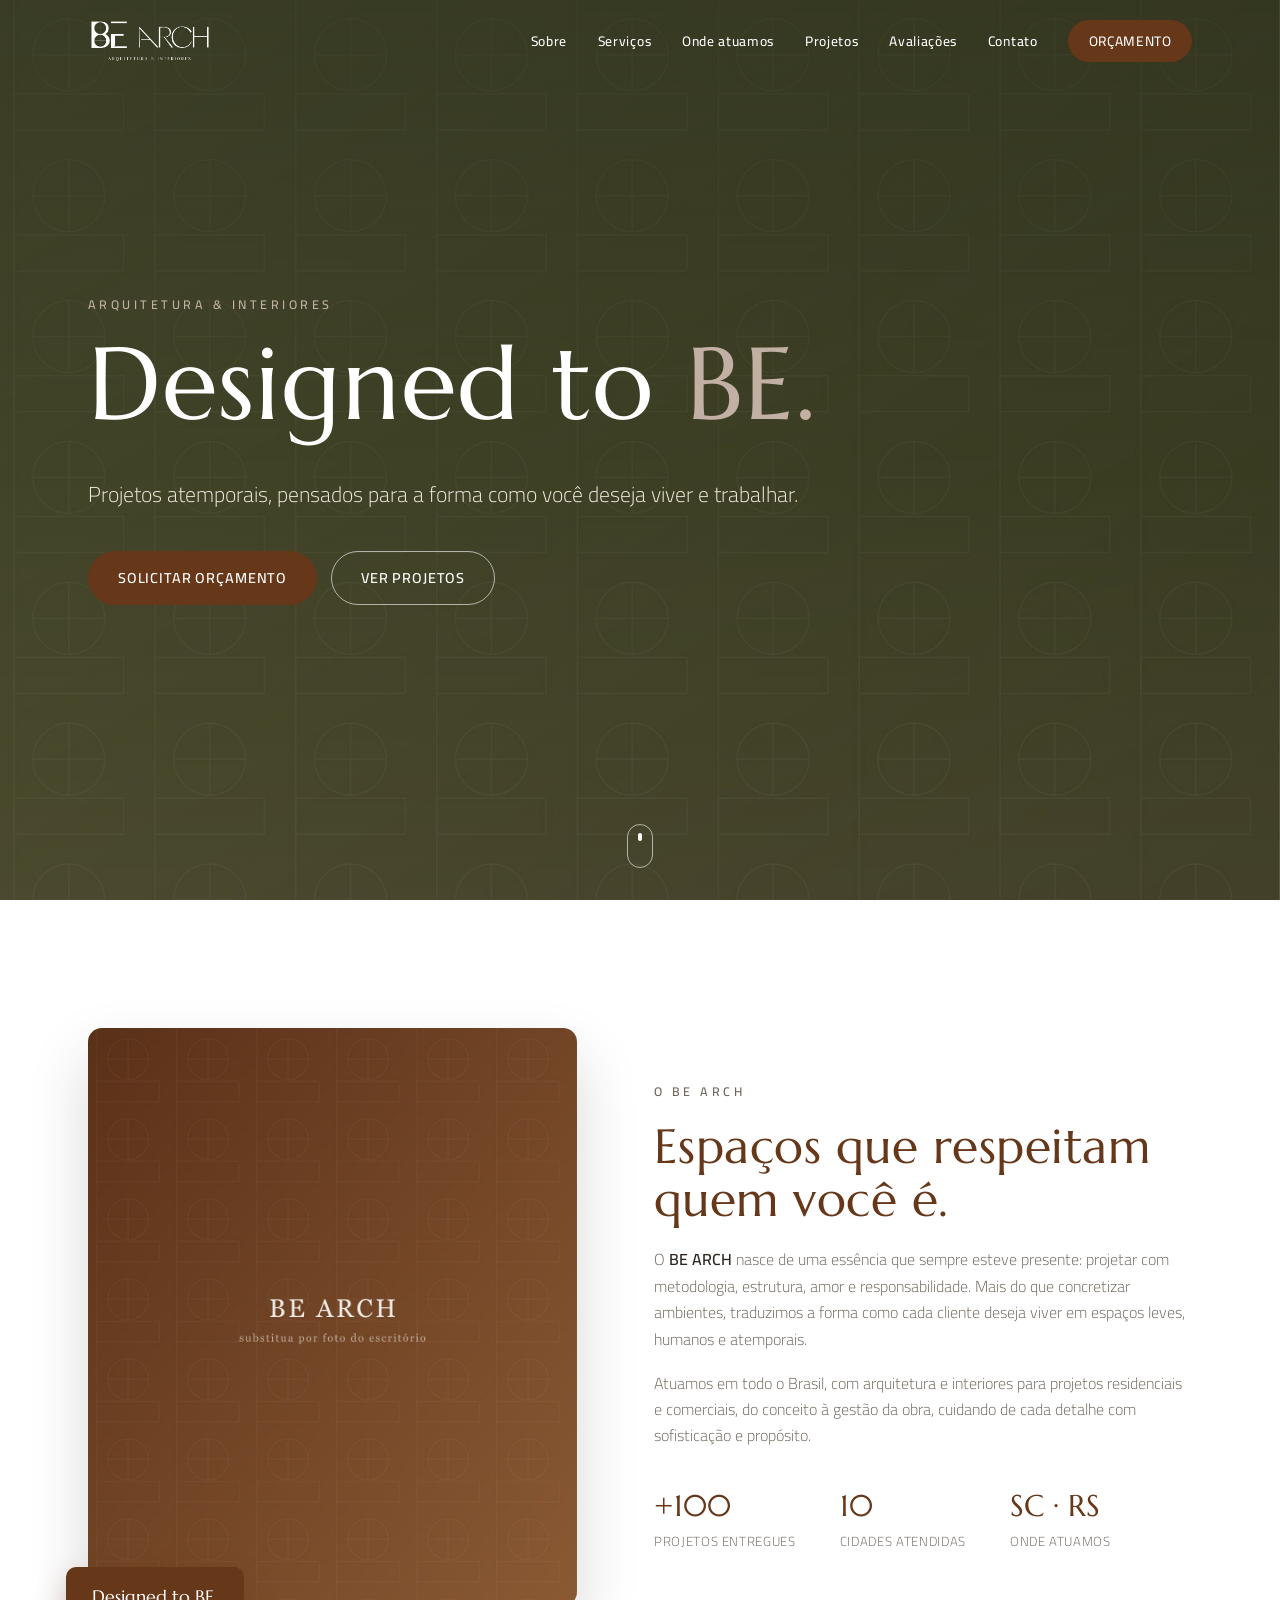
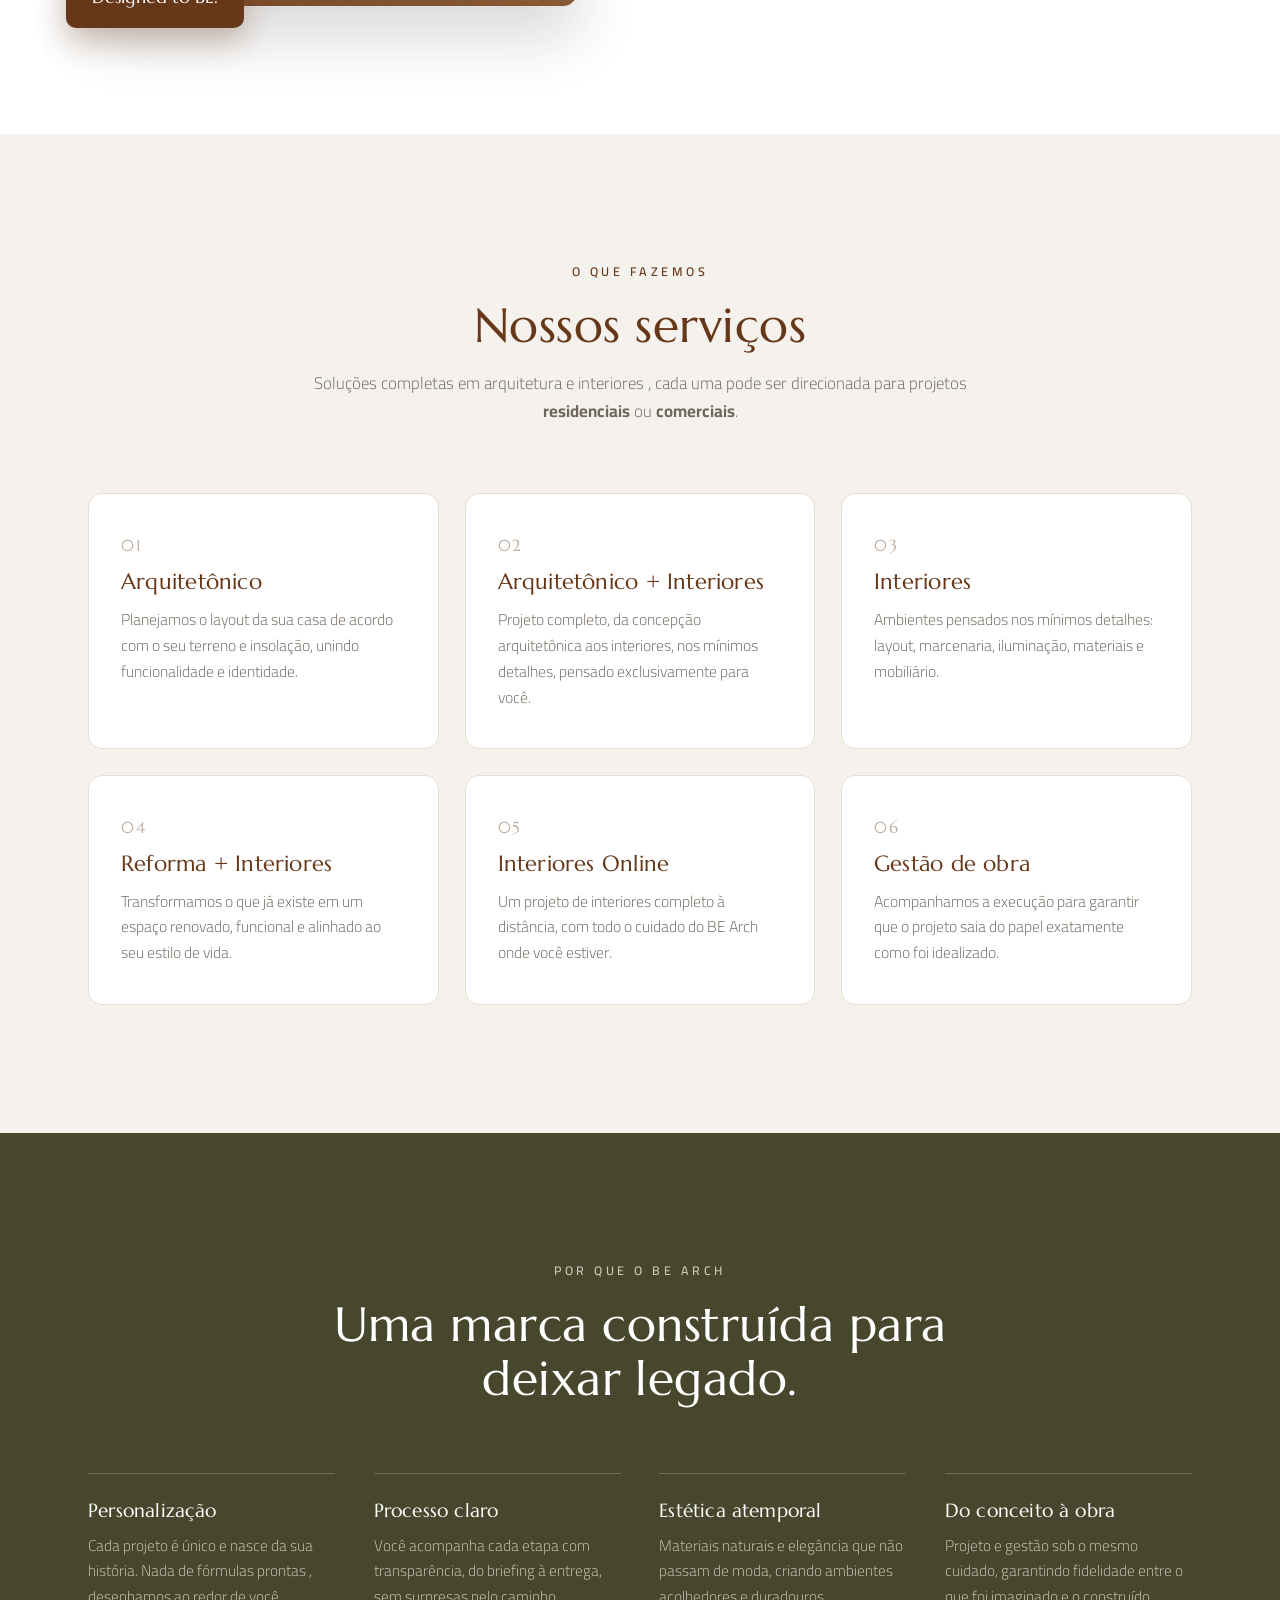
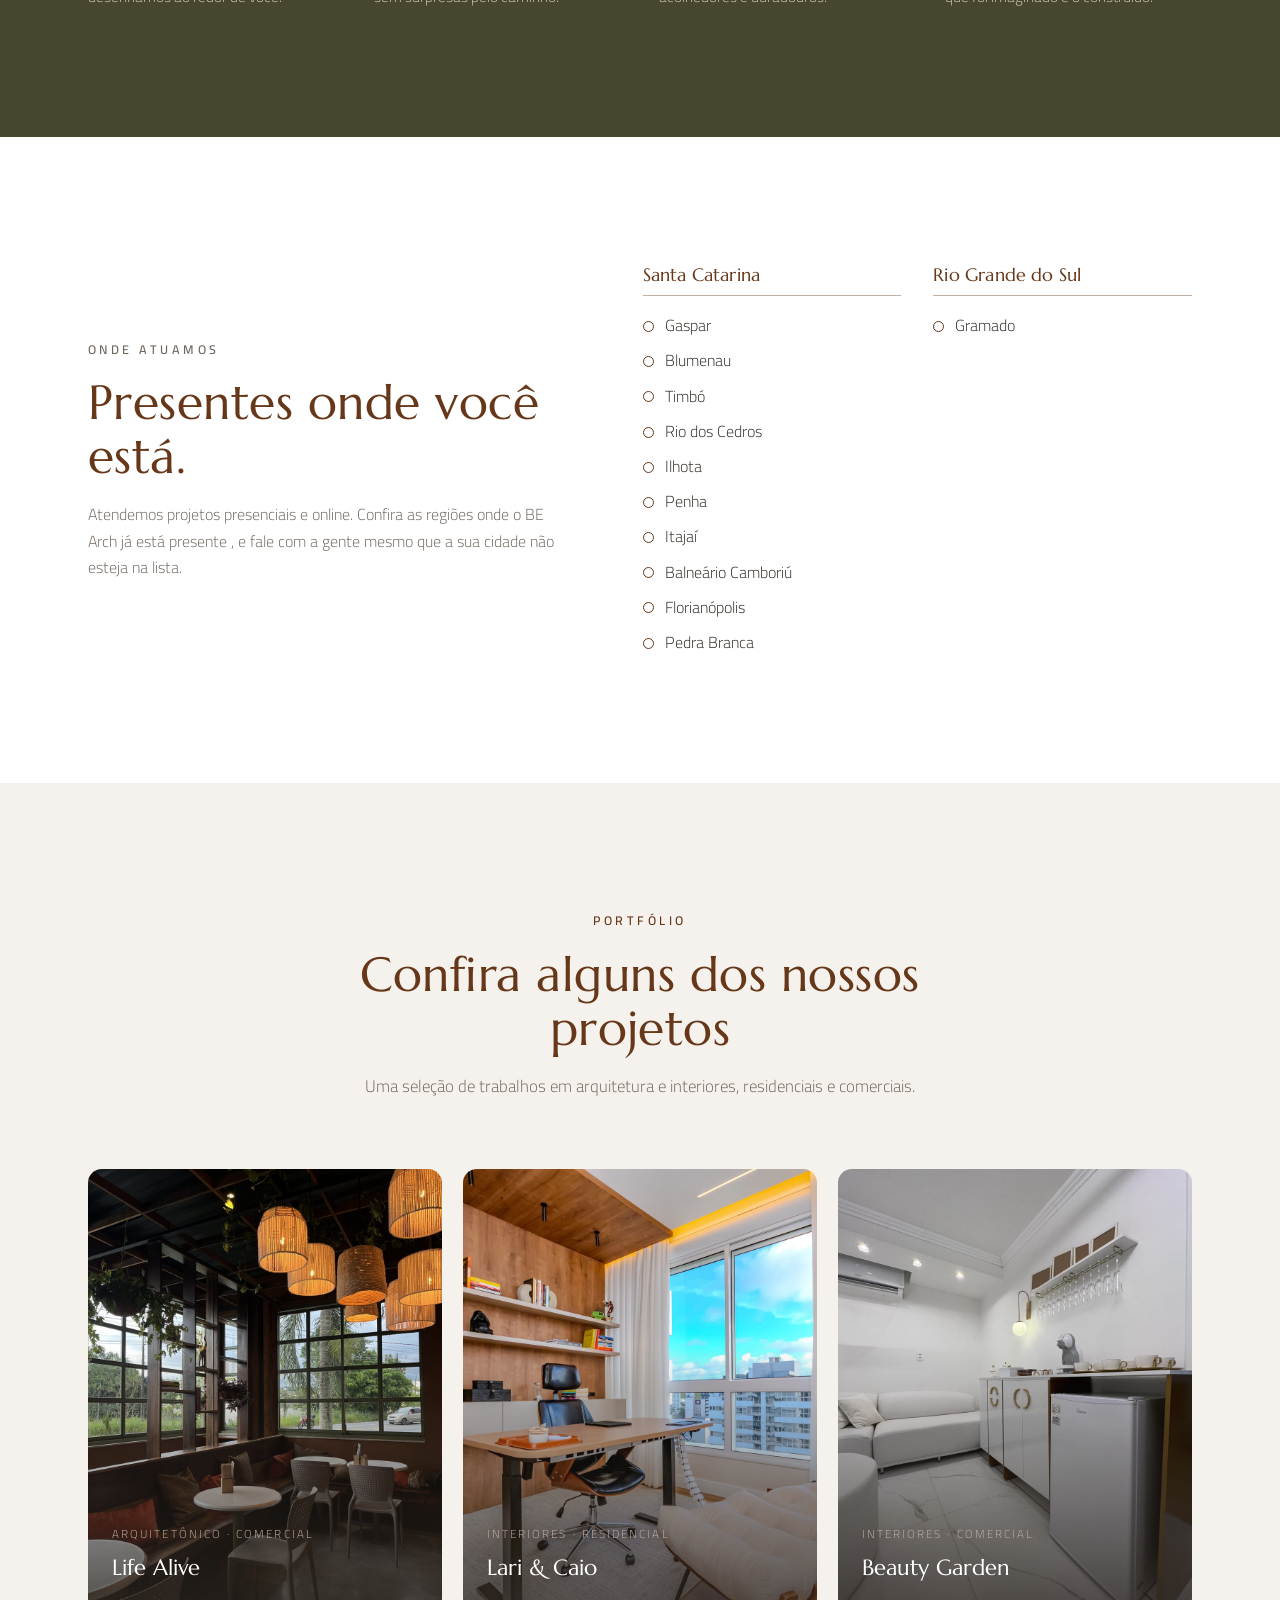
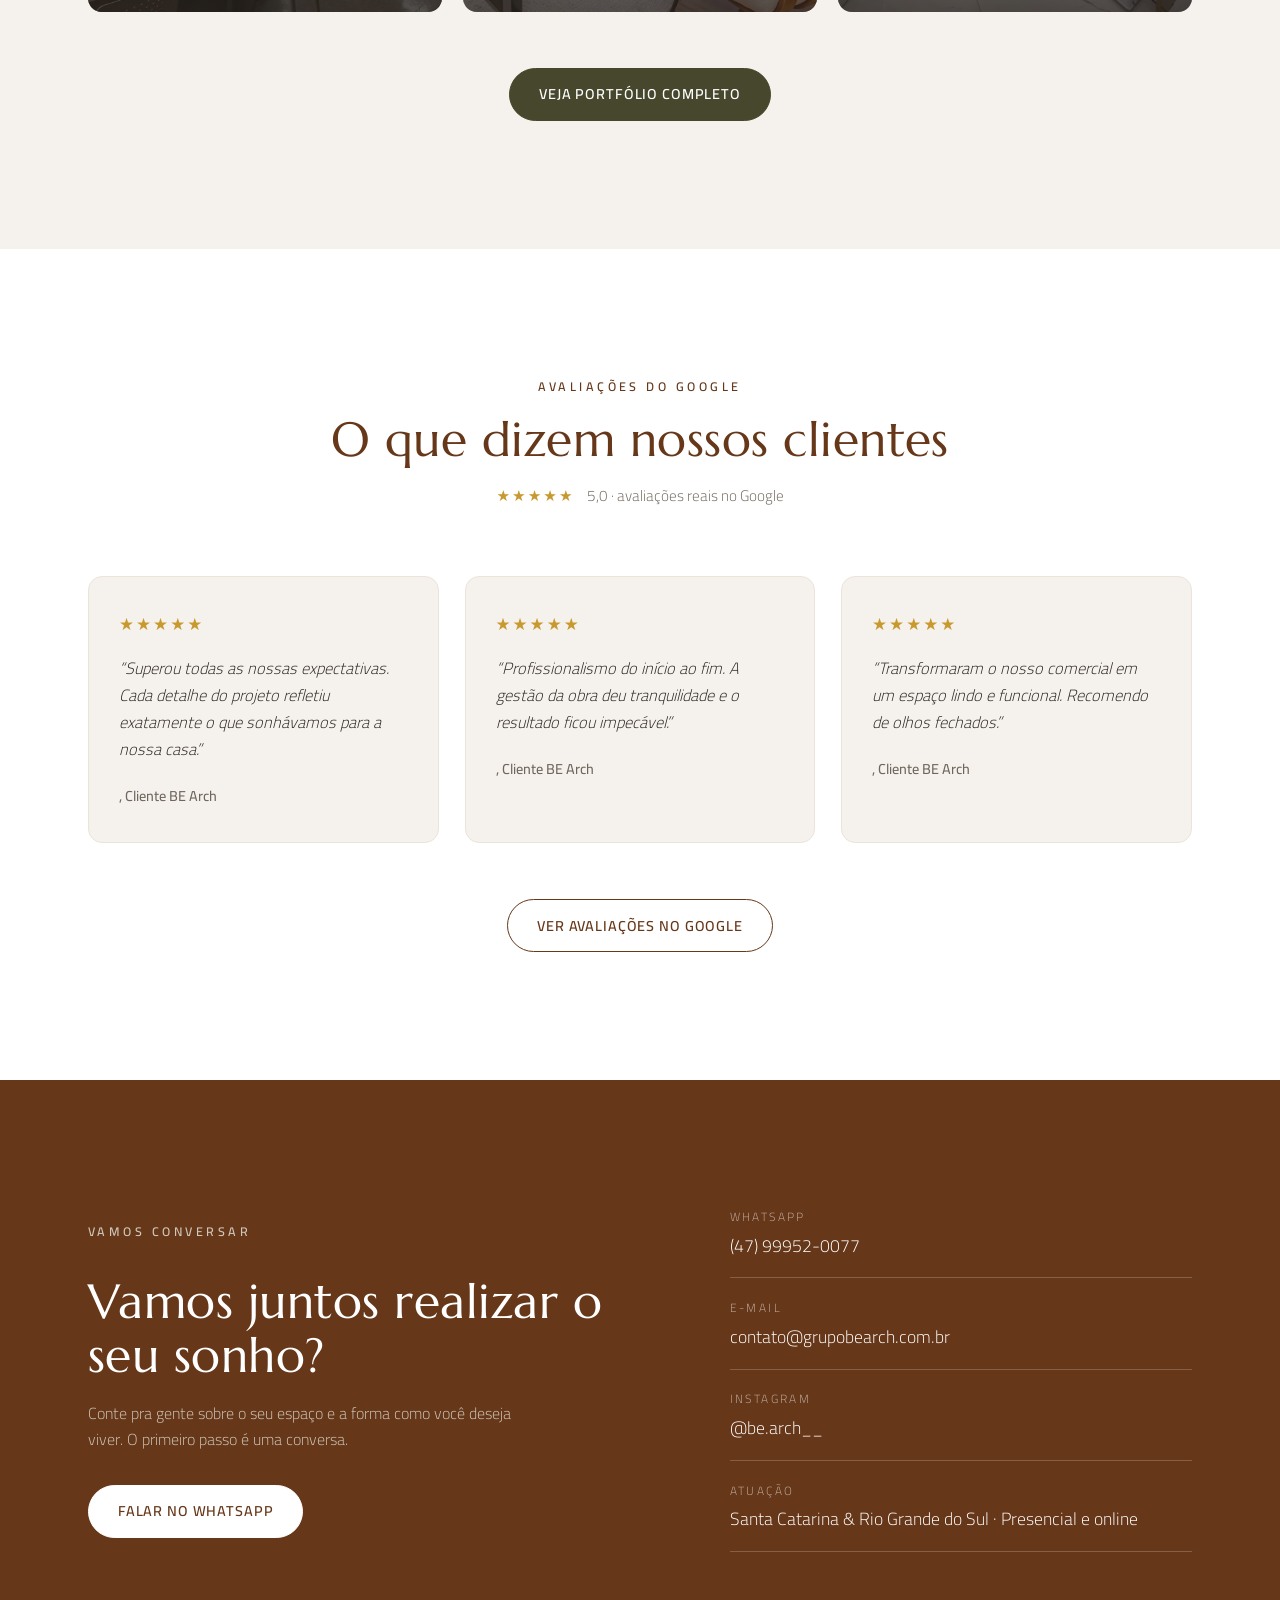
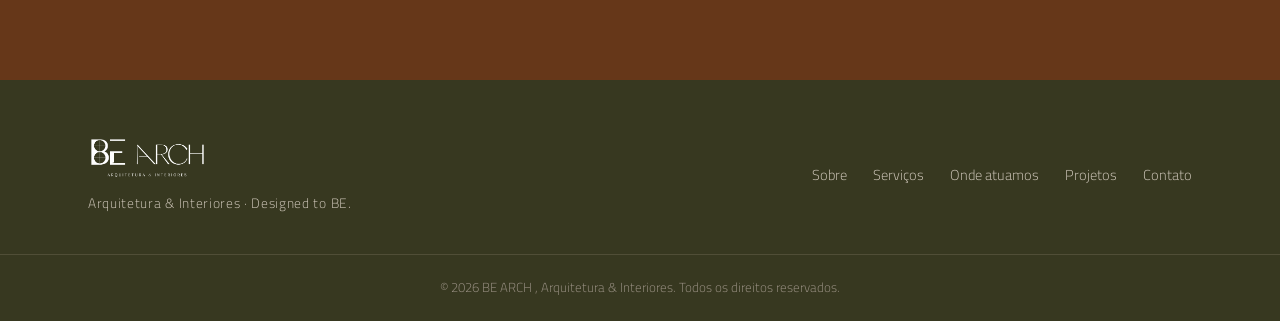
<file: index.html>
<!DOCTYPE html>
<html lang="pt-BR">
<head>
<meta charset="UTF-8" />
<meta name="viewport" content="width=device-width, initial-scale=1.0" />
<title>BE ARCH , Arquitetura & Interiores</title>
<meta name="description" content="BE ARCH , Arquitetura e interiores atemporais em Santa Catarina e Rio Grande do Sul. Projetos residenciais e comerciais pensados para a forma como você deseja viver." />

<!-- Open Graph -->
<meta property="og:title" content="BE ARCH , Arquitetura & Interiores" />
<meta property="og:description" content="Arquitetura e interiores atemporais. Designed to BE." />
<meta property="og:type" content="website" />
<meta property="og:image" content="assets/img/hero.jpg" />

<!-- Favicons -->
<link rel="icon" type="image/png" sizes="32x32" href="assets/favicon-32.png" />
<link rel="icon" type="image/png" sizes="16x16" href="assets/favicon-16.png" />
<link rel="apple-touch-icon" href="assets/apple-touch-icon.png" />

<!-- Fonts: Marcellus (display, substituto de Valestra) + Cairo (texto) -->
<link rel="preconnect" href="https://fonts.googleapis.com" />
<link rel="preconnect" href="https://fonts.gstatic.com" crossorigin />
<link href="https://fonts.googleapis.com/css2?family=Cairo:wght@300;400;500;600;700&family=Marcellus&display=swap" rel="stylesheet" />

<link rel="stylesheet" href="styles.css" />
</head>
<body>

<!-- ================= HEADER ================= -->
<header class="site-header" id="header">
  <div class="container header-inner">
    <a href="#hero" class="brand" aria-label="BE ARCH , início">
      <img src="assets/logo-white.png" alt="BE ARCH" class="brand-logo brand-logo--light" />
      <img src="assets/logo-brown.png" alt="BE ARCH" class="brand-logo brand-logo--dark" />
    </a>

    <nav class="nav" id="nav">
      <a href="#sobre">Sobre</a>
      <a href="#servicos">Serviços</a>
      <a href="#atuacao">Onde atuamos</a>
      <a href="#projetos">Projetos</a>
      <a href="#avaliacoes">Avaliações</a>
      <a href="#contato">Contato</a>
      <a href="https://wa.me/5547999520077?text=Ol%C3%A1!%20Gostaria%20de%20solicitar%20um%20or%C3%A7amento." class="btn btn--sm nav-cta" target="_blank" rel="noopener">Orçamento</a>
    </nav>

    <button class="nav-toggle" id="navToggle" aria-label="Abrir menu" aria-expanded="false">
      <span></span><span></span><span></span>
    </button>
  </div>
</header>

<!-- ================= HERO ================= -->
<section class="hero" id="hero">
  <div class="hero-bg" style="background-image:url('assets/img/hero.jpg')"></div>
  <div class="hero-overlay"></div>
  <div class="container hero-content reveal">
    <p class="eyebrow eyebrow--light">Arquitetura &amp; Interiores</p>
    <h1 class="hero-title">Designed to <span>BE.</span></h1>
    <p class="hero-sub">Projetos atemporais, pensados para a forma como você deseja viver e trabalhar.</p>
    <div class="hero-actions">
      <a href="https://wa.me/5547999520077?text=Ol%C3%A1!%20Gostaria%20de%20solicitar%20um%20or%C3%A7amento." class="btn" target="_blank" rel="noopener">Solicitar orçamento</a>
      <a href="#projetos" class="btn btn--ghost">Ver projetos</a>
    </div>
  </div>
  <a href="#sobre" class="hero-scroll" aria-label="Rolar para baixo"><span></span></a>
</section>

<!-- ================= SOBRE ================= -->
<section class="sobre section" id="sobre">
  <div class="container sobre-grid">
    <div class="sobre-media reveal">
      <img src="assets/img/sobre.jpg" alt="Escritório BE Arch" />
      <div class="sobre-badge">Designed to BE.</div>
    </div>
    <div class="sobre-text reveal">
      <p class="eyebrow">O Be Arch</p>
      <h2>Espaços que respeitam quem você é.</h2>
      <p>O <strong>BE ARCH</strong> nasce de uma essência que sempre esteve presente: projetar
        com metodologia, estrutura, amor e responsabilidade. Mais do que concretizar ambientes,
        traduzimos a forma como cada cliente deseja viver em espaços leves, humanos e atemporais.</p>
      <p>Atuamos em todo o Brasil, com arquitetura e interiores para projetos residenciais e
        comerciais, do conceito à gestão da obra, cuidando de cada detalhe com sofisticação e propósito.</p>
      <ul class="sobre-stats">
        <li><strong>+100</strong><span>projetos entregues</span></li>
        <li><strong>10</strong><span>cidades atendidas</span></li>
        <li><strong>SC · RS</strong><span>onde atuamos</span></li>
      </ul>
    </div>
  </div>
</section>

<!-- ================= SERVIÇOS ================= -->
<section class="servicos section section--soft" id="servicos">
  <div class="container">
    <div class="section-head reveal">
      <p class="eyebrow">O que fazemos</p>
      <h2>Nossos serviços</h2>
      <p class="section-lead">Soluções completas em arquitetura e interiores , cada uma pode ser
        direcionada para projetos <strong>residenciais</strong> ou <strong>comerciais</strong>.</p>
    </div>

    <div class="cards">
      <article class="card reveal">
        <span class="card-num">01</span>
        <h3>Arquitetônico</h3>
        <p>Planejamos o layout da sua casa de acordo com o seu terreno e insolação, unindo funcionalidade e identidade.</p>
      </article>
      <article class="card reveal">
        <span class="card-num">02</span>
        <h3>Arquitetônico + Interiores</h3>
        <p>Projeto completo, da concepção arquitetônica aos interiores, nos mínimos detalhes, pensado exclusivamente para você.</p>
      </article>
      <article class="card reveal">
        <span class="card-num">03</span>
        <h3>Interiores</h3>
        <p>Ambientes pensados nos mínimos detalhes: layout, marcenaria, iluminação, materiais e mobiliário.</p>
      </article>
      <article class="card reveal">
        <span class="card-num">04</span>
        <h3>Reforma + Interiores</h3>
        <p>Transformamos o que já existe em um espaço renovado, funcional e alinhado ao seu estilo de vida.</p>
      </article>
      <article class="card reveal">
        <span class="card-num">05</span>
        <h3>Interiores Online</h3>
        <p>Um projeto de interiores completo à distância, com todo o cuidado do BE Arch onde você estiver.</p>
      </article>
      <article class="card reveal">
        <span class="card-num">06</span>
        <h3>Gestão de obra</h3>
        <p>Acompanhamos a execução para garantir que o projeto saia do papel exatamente como foi idealizado.</p>
      </article>
    </div>
  </div>
</section>

<!-- ================= DIFERENCIAIS ================= -->
<section class="diferenciais section section--dark" id="diferenciais">
  <div class="container">
    <div class="section-head reveal">
      <p class="eyebrow eyebrow--light">Por que o BE Arch</p>
      <h2>Uma marca construída para deixar legado.</h2>
    </div>
    <div class="dif-grid">
      <div class="dif reveal">
        <h3>Personalização</h3>
        <p>Cada projeto é único e nasce da sua história. Nada de fórmulas prontas , desenhamos ao redor de você.</p>
      </div>
      <div class="dif reveal">
        <h3>Processo claro</h3>
        <p>Você acompanha cada etapa com transparência, do briefing à entrega, sem surpresas pelo caminho.</p>
      </div>
      <div class="dif reveal">
        <h3>Estética atemporal</h3>
        <p>Materiais naturais e elegância que não passam de moda, criando ambientes acolhedores e duradouros.</p>
      </div>
      <div class="dif reveal">
        <h3>Do conceito à obra</h3>
        <p>Projeto e gestão sob o mesmo cuidado, garantindo fidelidade entre o que foi imaginado e o construído.</p>
      </div>
    </div>
  </div>
</section>

<!-- ================= ONDE ATUAMOS ================= -->
<section class="atuacao section" id="atuacao">
  <div class="container atuacao-grid">
    <div class="atuacao-text reveal">
      <p class="eyebrow">Onde atuamos</p>
      <h2>Presentes onde você está.</h2>
      <p>Atendemos projetos presenciais e online. Confira as regiões onde o BE Arch já está presente
        , e fale com a gente mesmo que a sua cidade não esteja na lista.</p>
    </div>
    <div class="atuacao-lists reveal">
      <div class="uf">
        <h3>Santa Catarina</h3>
        <ul class="cities">
          <li>Gaspar</li><li>Blumenau</li><li>Timbó</li><li>Rio dos Cedros</li>
          <li>Ilhota</li><li>Penha</li><li>Itajaí</li><li>Balneário Camboriú</li>
          <li>Florianópolis</li><li>Pedra Branca</li>
        </ul>
      </div>
      <div class="uf">
        <h3>Rio Grande do Sul</h3>
        <ul class="cities">
          <li>Gramado</li>
        </ul>
      </div>
    </div>
  </div>
</section>

<!-- ================= PROJETOS ================= -->
<section class="projetos section section--soft" id="projetos">
  <div class="container">
    <div class="section-head reveal">
      <p class="eyebrow">Portfólio</p>
      <h2>Confira alguns dos nossos projetos</h2>
      <p class="section-lead">Uma seleção de trabalhos em arquitetura e interiores, residenciais e comerciais.</p>
    </div>

    <div class="gallery" id="homeGallery"></div>

    <div class="projetos-cta reveal">
      <a href="/portfolio/" class="btn btn--dark">Veja portfólio completo</a>
    </div>
  </div>
</section>

<!-- ================= AVALIAÇÕES ================= -->
<section class="avaliacoes section" id="avaliacoes">
  <div class="container">
    <div class="section-head reveal">
      <p class="eyebrow">Avaliações do Google</p>
      <h2>O que dizem nossos clientes</h2>
      <div class="google-rating">
        <span class="stars" aria-hidden="true">★★★★★</span>
        <span>5,0 · avaliações reais no Google</span>
      </div>
    </div>
    <div class="reviews">
      <blockquote class="review reveal">
        <span class="stars">★★★★★</span>
        <p>“Superou todas as nossas expectativas. Cada detalhe do projeto refletiu exatamente o que sonhávamos para a nossa casa.”</p>
        <cite>, Cliente BE Arch</cite>
      </blockquote>
      <blockquote class="review reveal">
        <span class="stars">★★★★★</span>
        <p>“Profissionalismo do início ao fim. A gestão da obra deu tranquilidade e o resultado ficou impecável.”</p>
        <cite>, Cliente BE Arch</cite>
      </blockquote>
      <blockquote class="review reveal">
        <span class="stars">★★★★★</span>
        <p>“Transformaram o nosso comercial em um espaço lindo e funcional. Recomendo de olhos fechados.”</p>
        <cite>, Cliente BE Arch</cite>
      </blockquote>
    </div>
    <div class="projetos-cta reveal">
      <a href="https://www.google.com/search?q=BE+Arch+Arquitetura" class="btn btn--ghost btn--ghost-dark" target="_blank" rel="noopener">Ver avaliações no Google</a>
    </div>
  </div>
</section>

<!-- ================= CONTATO ================= -->
<section class="contato section section--dark" id="contato">
  <div class="container contato-grid">
    <div class="contato-text reveal">
      <p class="eyebrow eyebrow--light">Vamos conversar</p>
      <h2>Vamos juntos realizar o seu sonho?</h2>
      <p>Conte pra gente sobre o seu espaço e a forma como você deseja viver. O primeiro passo é uma conversa.</p>
      <a href="https://wa.me/5547999520077?text=Ol%C3%A1!%20Gostaria%20de%20solicitar%20um%20or%C3%A7amento." class="btn" target="_blank" rel="noopener">Falar no WhatsApp</a>
    </div>
    <div class="contato-info reveal">
      <ul>
        <li><span>WhatsApp</span><a href="https://wa.me/5547999520077" target="_blank" rel="noopener">(47) 99952-0077</a></li>
        <li><span>E-mail</span><a href="mailto:contato@grupobearch.com.br">contato@grupobearch.com.br</a></li>
        <li><span>Instagram</span><a href="https://instagram.com/be.arch__" target="_blank" rel="noopener">@be.arch__</a></li>
        <li><span>Atuação</span><p>Santa Catarina &amp; Rio Grande do Sul · Presencial e online</p></li>
      </ul>
    </div>
  </div>
</section>

<!-- ================= FOOTER ================= -->
<footer class="site-footer">
  <div class="container footer-inner">
    <div class="footer-brand">
      <img src="assets/logo-white.png" alt="BE ARCH" />
      <p>Arquitetura &amp; Interiores · Designed to BE.</p>
    </div>
    <nav class="footer-nav">
      <a href="#sobre">Sobre</a>
      <a href="#servicos">Serviços</a>
      <a href="#atuacao">Onde atuamos</a>
      <a href="#projetos">Projetos</a>
      <a href="#contato">Contato</a>
    </nav>
  </div>
  <div class="footer-bottom">
    <div class="container">
      <p>© <span id="year"></span> BE ARCH , Arquitetura &amp; Interiores. Todos os direitos reservados.</p>
    </div>
  </div>
</footer>

<script src="/assets/js/projects.js"></script>
<script src="/assets/js/portfolio.js"></script>
<script src="script.js"></script>
</body>
</html>
</file>
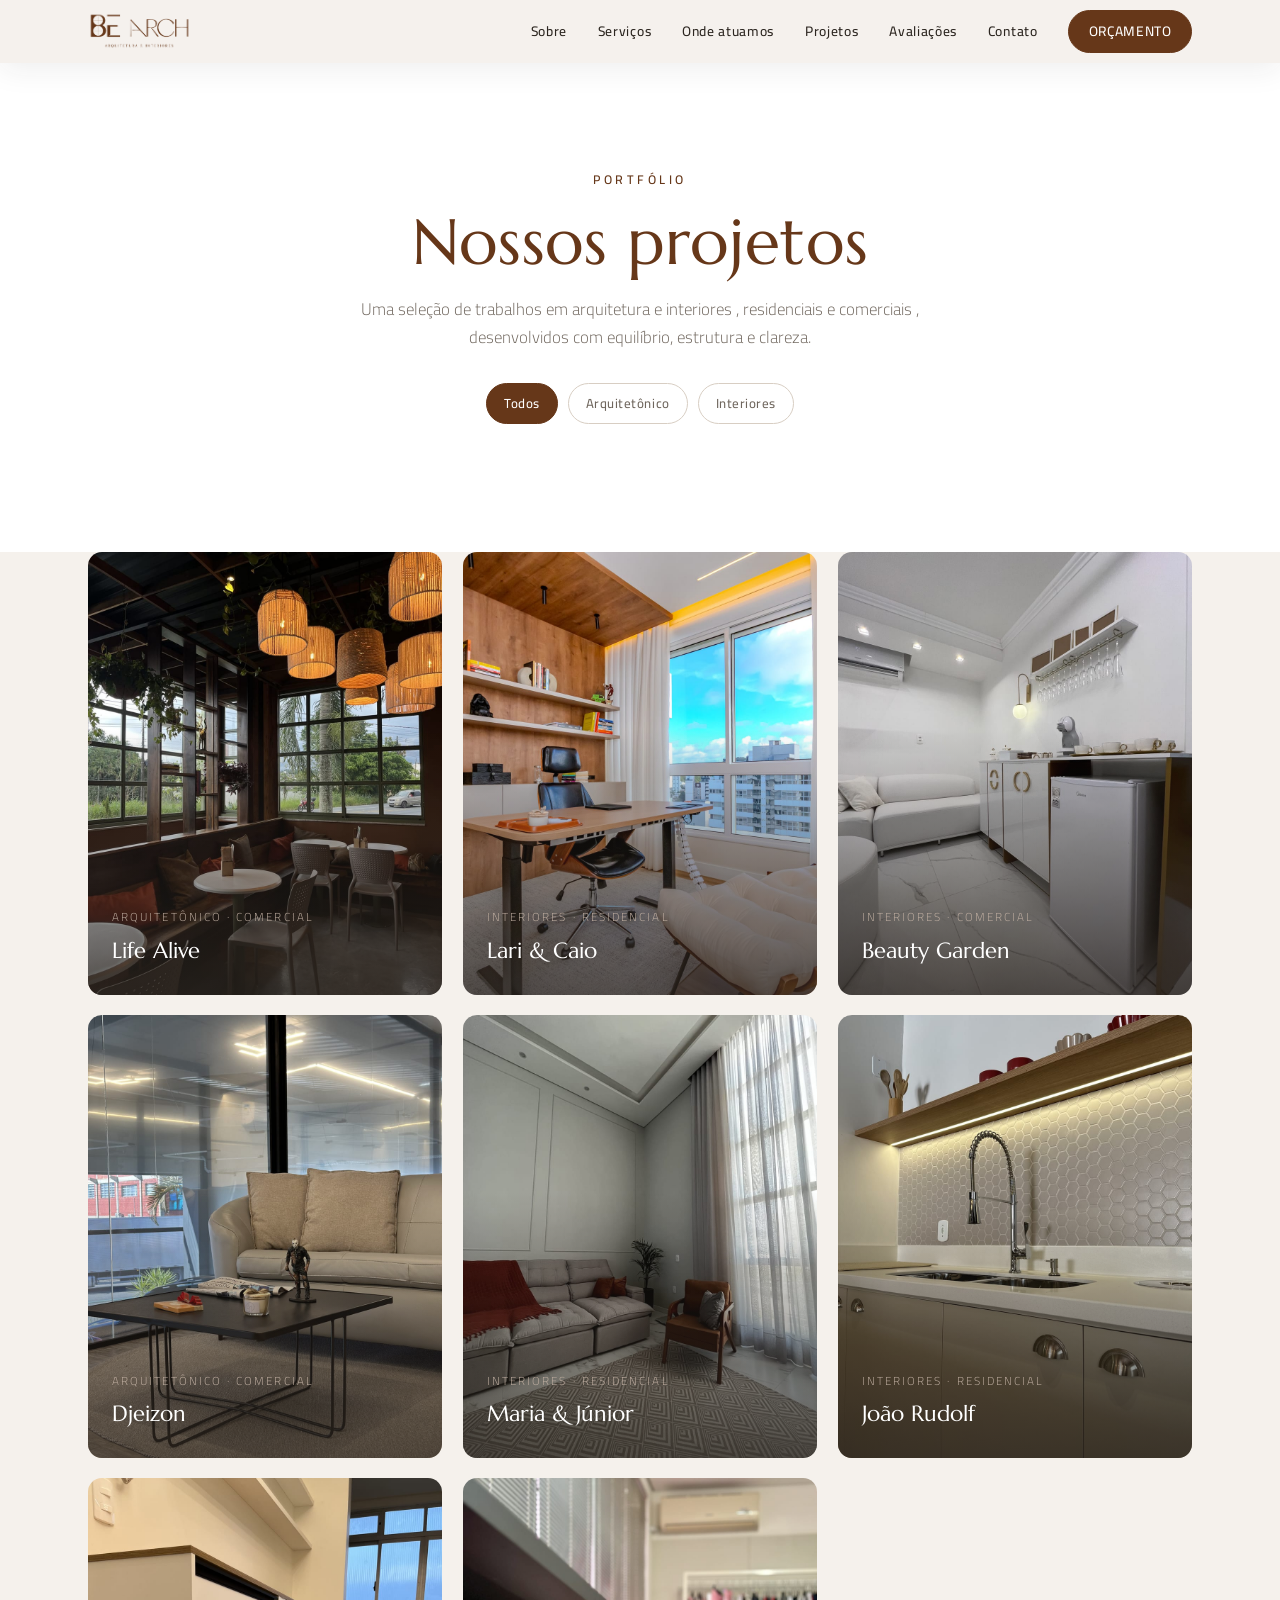
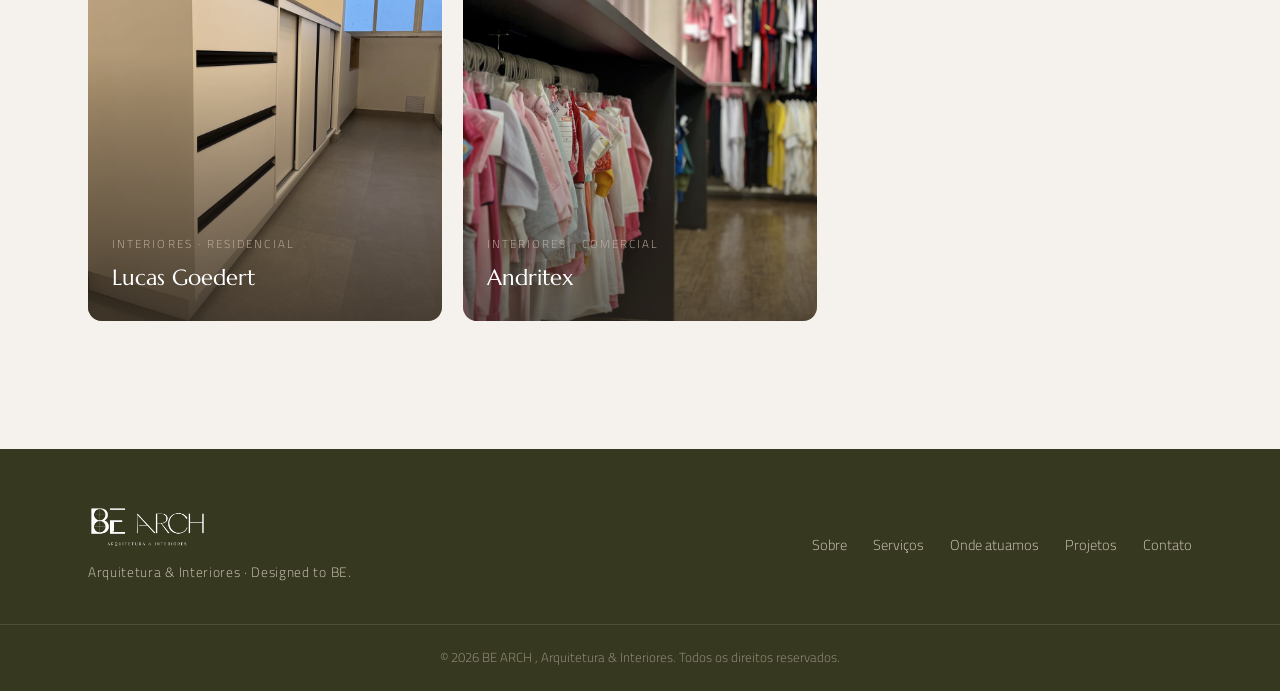
<file: portfolio/index.html>
<!DOCTYPE html>
<html lang="pt-BR">
<head>
<meta charset="UTF-8" />
<meta name="viewport" content="width=device-width, initial-scale=1.0" />
<title>Portfólio , BE ARCH , Arquitetura & Interiores</title>
<meta name="description" content="Portfólio completo do BE ARCH , projetos de arquitetura e interiores, residenciais e comerciais, em Santa Catarina e Rio Grande do Sul." />
<link rel="icon" type="image/png" sizes="32x32" href="/assets/favicon-32.png" />
<link rel="apple-touch-icon" href="/assets/apple-touch-icon.png" />
<link rel="preconnect" href="https://fonts.googleapis.com" />
<link rel="preconnect" href="https://fonts.gstatic.com" crossorigin />
<link href="https://fonts.googleapis.com/css2?family=Cairo:wght@300;400;500;600;700&family=Marcellus&display=swap" rel="stylesheet" />
<link rel="stylesheet" href="/styles.css" />
</head>
<body class="subpage">

<header class="site-header" id="header">
  <div class="container header-inner">
    <a href="/" class="brand" aria-label="BE ARCH , início">
      <img src="/assets/logo-white.png" alt="BE ARCH" class="brand-logo brand-logo--light" />
      <img src="/assets/logo-brown.png" alt="BE ARCH" class="brand-logo brand-logo--dark" />
    </a>
    <nav class="nav" id="nav">
      <a href="/#sobre">Sobre</a>
      <a href="/#servicos">Serviços</a>
      <a href="/#atuacao">Onde atuamos</a>
      <a href="/portfolio/">Projetos</a>
      <a href="/#avaliacoes">Avaliações</a>
      <a href="/#contato">Contato</a>
      <a href="https://wa.me/5547999520077?text=Ol%C3%A1!%20Gostaria%20de%20solicitar%20um%20or%C3%A7amento." class="btn btn--sm nav-cta" target="_blank" rel="noopener">Orçamento</a>
    </nav>
    <button class="nav-toggle" id="navToggle" aria-label="Abrir menu" aria-expanded="false">
      <span></span><span></span><span></span>
    </button>
  </div>
</header>

<main>
  <section class="section portfolio-head">
    <div class="container">
      <p class="eyebrow reveal">Portfólio</p>
      <h1 class="reveal">Nossos projetos</h1>
      <p class="section-lead reveal">Uma seleção de trabalhos em arquitetura e interiores , residenciais e
        comerciais , desenvolvidos com equilíbrio, estrutura e clareza.</p>
      <div class="filters reveal" id="portfolioFilters"></div>
    </div>
  </section>

  <section class="section section--soft" style="padding-top:0">
    <div class="container">
      <div class="gallery" id="portfolioGrid"></div>
    </div>
  </section>
</main>

<footer class="site-footer">
  <div class="container footer-inner">
    <div class="footer-brand">
      <img src="/assets/logo-white.png" alt="BE ARCH" />
      <p>Arquitetura &amp; Interiores · Designed to BE.</p>
    </div>
    <nav class="footer-nav">
      <a href="/#sobre">Sobre</a>
      <a href="/#servicos">Serviços</a>
      <a href="/#atuacao">Onde atuamos</a>
      <a href="/portfolio/">Projetos</a>
      <a href="/#contato">Contato</a>
    </nav>
  </div>
  <div class="footer-bottom">
    <div class="container">
      <p>© <span id="year"></span> BE ARCH , Arquitetura &amp; Interiores. Todos os direitos reservados.</p>
    </div>
  </div>
</footer>

<script src="/assets/js/projects.js"></script>
<script src="/assets/js/portfolio.js"></script>
<script src="/script.js"></script>
</body>
</html>
</file>
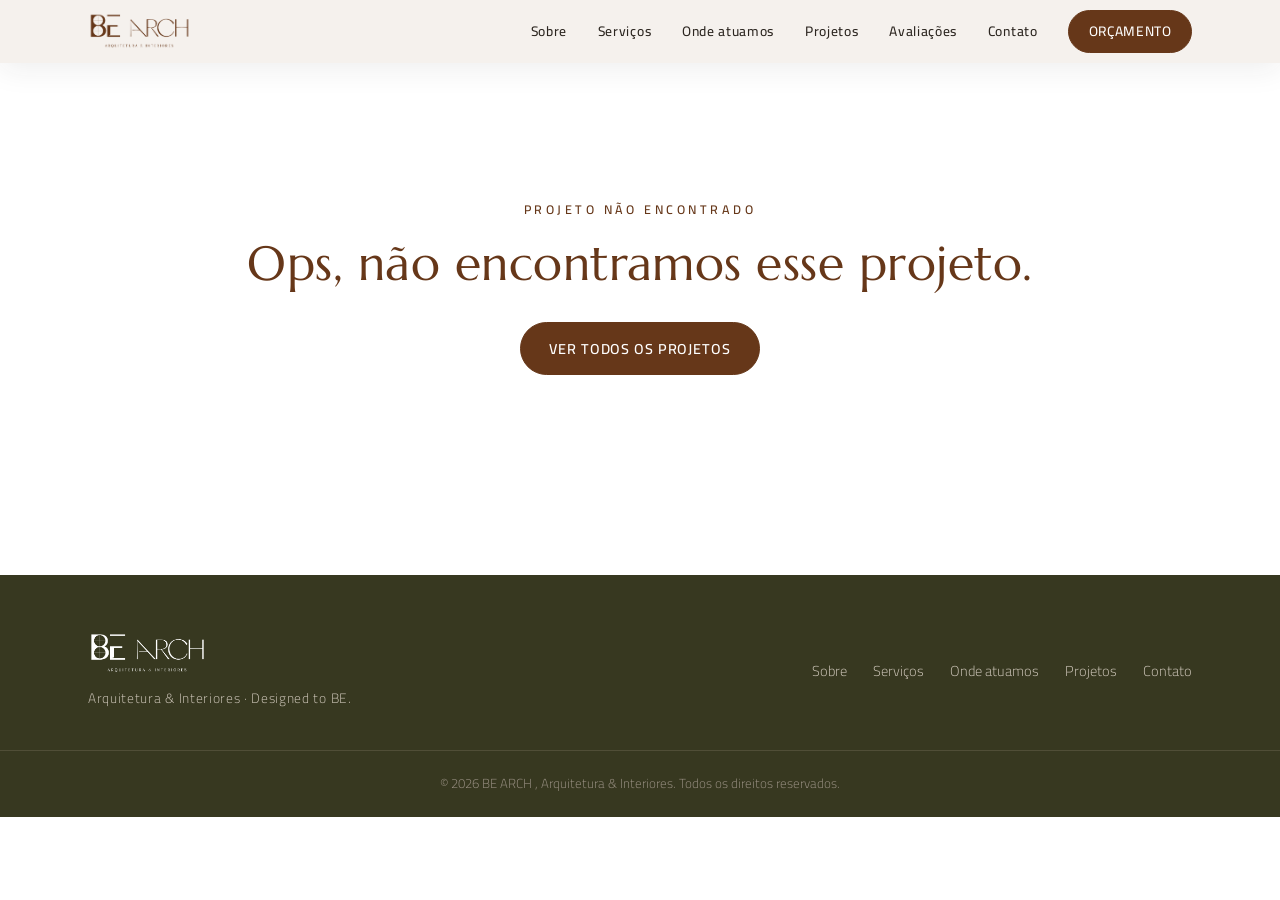
<file: projeto.html>
<!DOCTYPE html>
<html lang="pt-BR">
<head>
<meta charset="UTF-8" />
<meta name="viewport" content="width=device-width, initial-scale=1.0" />
<title>Projeto , BE ARCH</title>
<meta name="description" content="Projeto de arquitetura e interiores do BE ARCH." />
<link rel="icon" type="image/png" sizes="32x32" href="/assets/favicon-32.png" />
<link rel="apple-touch-icon" href="/assets/apple-touch-icon.png" />
<link rel="preconnect" href="https://fonts.googleapis.com" />
<link rel="preconnect" href="https://fonts.gstatic.com" crossorigin />
<link href="https://fonts.googleapis.com/css2?family=Cairo:wght@300;400;500;600;700&family=Marcellus&display=swap" rel="stylesheet" />
<link rel="stylesheet" href="/styles.css" />
</head>
<body class="subpage">

<header class="site-header" id="header">
  <div class="container header-inner">
    <a href="/" class="brand" aria-label="BE ARCH , início">
      <img src="/assets/logo-white.png" alt="BE ARCH" class="brand-logo brand-logo--light" />
      <img src="/assets/logo-brown.png" alt="BE ARCH" class="brand-logo brand-logo--dark" />
    </a>
    <nav class="nav" id="nav">
      <a href="/#sobre">Sobre</a>
      <a href="/#servicos">Serviços</a>
      <a href="/#atuacao">Onde atuamos</a>
      <a href="/portfolio/">Projetos</a>
      <a href="/#avaliacoes">Avaliações</a>
      <a href="/#contato">Contato</a>
      <a href="https://wa.me/5547999520077?text=Ol%C3%A1!%20Gostaria%20de%20solicitar%20um%20or%C3%A7amento." class="btn btn--sm nav-cta" target="_blank" rel="noopener">Orçamento</a>
    </nav>
    <button class="nav-toggle" id="navToggle" aria-label="Abrir menu" aria-expanded="false">
      <span></span><span></span><span></span>
    </button>
  </div>
</header>

<main id="projeto"><!-- preenchido por portfolio.js a partir de ?p=slug --></main>

<footer class="site-footer">
  <div class="container footer-inner">
    <div class="footer-brand">
      <img src="/assets/logo-white.png" alt="BE ARCH" />
      <p>Arquitetura &amp; Interiores · Designed to BE.</p>
    </div>
    <nav class="footer-nav">
      <a href="/#sobre">Sobre</a>
      <a href="/#servicos">Serviços</a>
      <a href="/#atuacao">Onde atuamos</a>
      <a href="/portfolio/">Projetos</a>
      <a href="/#contato">Contato</a>
    </nav>
  </div>
  <div class="footer-bottom">
    <div class="container">
      <p>© <span id="year"></span> BE ARCH , Arquitetura &amp; Interiores. Todos os direitos reservados.</p>
    </div>
  </div>
</footer>

<script src="/assets/js/projects.js"></script>
<script src="/assets/js/portfolio.js"></script>
<script src="/script.js"></script>
</body>
</html>
</file>
<file: styles.css>
/* ===================================================================
   BE ARCH , Landing Page
   Paleta:  taupe #c1b0a3 · branco #fff · oliva #46472c · marrom #663719
   Fontes:  Marcellus (títulos, substituto de Valestra) · Cairo (texto)
   =================================================================== */

:root{
  --taupe:#c1b0a3;
  --taupe-soft:#e7ded7;
  --cream:#f5f1ec;
  --white:#ffffff;
  --olive:#46472c;
  --olive-deep:#373820;
  --brown:#663719;
  --brown-deep:#4f2a12;
  --ink:#2c2620;
  --muted:#6f665d;

  --font-display:'Marcellus', Georgia, 'Times New Roman', serif;
  --font-body:'Cairo', system-ui, -apple-system, sans-serif;

  --container:1200px;
  --radius:14px;
  --ease:cubic-bezier(.22,.61,.36,1);
}

*{box-sizing:border-box;margin:0;padding:0}
html{scroll-behavior:smooth}
body{
  font-family:var(--font-body);
  color:var(--ink);
  background:var(--white);
  line-height:1.65;
  font-weight:300;
  -webkit-font-smoothing:antialiased;
  overflow-x:hidden;
}
img{max-width:100%;display:block}
a{color:inherit;text-decoration:none}

.container{width:100%;max-width:var(--container);margin:0 auto;padding:0 clamp(20px,5vw,48px)}

/* ---------- Tipografia ---------- */
h1,h2,h3{font-family:var(--font-display);font-weight:400;line-height:1.12;letter-spacing:.01em}
h2{font-size:clamp(1.9rem,4vw,3rem);color:var(--brown)}
h3{font-size:1.35rem}
.section--dark h2{color:var(--white)}

.eyebrow{
  font-size:.78rem;font-weight:600;letter-spacing:.28em;text-transform:uppercase;
  color:var(--brown);margin-bottom:1rem;
}
.eyebrow--light{color:var(--taupe)}

.section{padding:clamp(64px,10vw,130px) 0}
.section--soft{background:var(--cream)}
.section--dark{background:var(--olive);color:var(--taupe-soft)}
.section--dark p{color:#cfc7ba}

.section-head{max-width:720px;margin:0 auto clamp(40px,6vw,68px);text-align:center}
.section-lead{margin-top:1.1rem;color:var(--muted);font-size:1.05rem}
.section--dark .section-lead{color:#cfc7ba}

/* ---------- Botões ---------- */
.btn{
  display:inline-flex;align-items:center;justify-content:center;gap:.5em;
  padding:.95em 2em;border-radius:100px;
  font-family:var(--font-body);font-weight:600;font-size:.9rem;letter-spacing:.06em;text-transform:uppercase;
  background:var(--brown);color:var(--white);
  border:1px solid var(--brown);
  cursor:pointer;transition:.35s var(--ease);
}
.btn:hover{background:var(--brown-deep);border-color:var(--brown-deep);transform:translateY(-2px)}
.btn--dark{background:var(--olive);border-color:var(--olive)}
.btn--dark:hover{background:var(--olive-deep);border-color:var(--olive-deep)}
.btn--ghost{background:transparent;color:var(--white);border-color:rgba(255,255,255,.6)}
.btn--ghost:hover{background:rgba(255,255,255,.12);border-color:#fff}
.btn--ghost-dark{background:transparent;color:var(--brown);border-color:var(--brown)}
.btn--ghost-dark:hover{background:var(--brown);color:#fff}
.btn--sm{padding:.65em 1.4em;font-size:.78rem}

/* ---------- Header ---------- */
.site-header{
  position:fixed;top:0;left:0;right:0;z-index:100;
  padding:18px 0;transition:.4s var(--ease);
}
.site-header.scrolled{background:rgba(245,241,236,.92);backdrop-filter:blur(10px);box-shadow:0 6px 30px rgba(44,38,32,.08);padding:10px 0}
.header-inner{display:flex;align-items:center;justify-content:space-between;gap:24px}

.brand{display:block;position:relative;height:46px;transition:.4s var(--ease)}
.scrolled .brand{height:38px}
.brand-logo{height:100%;width:auto;transition:opacity .4s var(--ease)}
.brand-logo--dark{position:absolute;inset:0;opacity:0}
.scrolled .brand-logo--light{opacity:0}
.scrolled .brand-logo--dark{opacity:1}

.nav{display:flex;align-items:center;gap:clamp(18px,2.4vw,34px)}
.nav>a{
  font-size:.86rem;font-weight:500;letter-spacing:.05em;color:#fff;
  position:relative;transition:.3s;
}
.nav>a:not(.btn)::after{content:"";position:absolute;left:0;bottom:-6px;width:0;height:1px;background:currentColor;transition:.3s var(--ease)}
.nav>a:not(.btn):hover::after{width:100%}
.scrolled .nav>a{color:var(--ink)}
.nav-cta{color:#fff!important}
.scrolled .nav-cta{color:#fff!important}

.nav-toggle{display:none;flex-direction:column;gap:5px;background:none;border:0;cursor:pointer;padding:8px;z-index:110}
.nav-toggle span{width:26px;height:2px;background:#fff;transition:.3s var(--ease)}
.scrolled .nav-toggle span{background:var(--ink)}

/* ---------- Hero ---------- */
.hero{position:relative;min-height:100svh;display:flex;align-items:center;color:#fff;overflow:hidden}
.hero-bg{position:absolute;inset:0;background-size:cover;background-position:center;transform:scale(1.05);animation:heroZoom 14s ease-out forwards}
@keyframes heroZoom{to{transform:scale(1)}}
.hero-overlay{position:absolute;inset:0;background:linear-gradient(180deg,rgba(40,42,26,.5) 0%,rgba(55,56,32,.3) 50%,rgba(120,102,80,.22) 100%)}
.hero-content{position:relative;z-index:2;padding-top:80px;padding-bottom:80px}
.hero-title{font-size:clamp(3rem,9vw,6.4rem);color:#fff;line-height:1.02;margin-bottom:.4em}
.hero-title span{color:var(--taupe)}
.hero-sub{font-size:clamp(1.05rem,2vw,1.35rem);max-width:860px;color:#efe7dd;font-weight:300}
.hero-actions{margin-top:2.4rem;display:flex;flex-wrap:wrap;gap:14px}

.hero-scroll{position:absolute;bottom:32px;left:50%;transform:translateX(-50%);width:26px;height:44px;border:1.5px solid rgba(255,255,255,.6);border-radius:14px;z-index:2}
.hero-scroll span{position:absolute;top:8px;left:50%;transform:translateX(-50%);width:4px;height:8px;border-radius:2px;background:#fff;animation:scrollDot 1.8s infinite}
@keyframes scrollDot{0%{opacity:0;top:8px}40%{opacity:1}80%{opacity:0;top:22px}100%{opacity:0}}

/* ---------- Sobre ---------- */
.sobre-grid{display:grid;grid-template-columns:1fr 1.1fr;gap:clamp(32px,6vw,80px);align-items:center}
.sobre-media{position:relative}
.sobre-media img{border-radius:var(--radius);box-shadow:0 30px 60px rgba(44,38,32,.18)}
.sobre-badge{
  position:absolute;bottom:-22px;left:-22px;background:var(--brown);color:#fff;
  font-family:var(--font-display);font-size:1.1rem;padding:16px 26px;border-radius:10px;
  box-shadow:0 14px 30px rgba(102,55,25,.3);
}
.sobre-text h2{margin-bottom:1.2rem}
.sobre-text p{color:var(--muted);margin-bottom:1.1rem}
.sobre-text strong{color:var(--ink);font-weight:600}
.sobre-stats{list-style:none;display:flex;gap:clamp(20px,4vw,44px);margin-top:2rem;flex-wrap:wrap}
.sobre-stats li{display:flex;flex-direction:column}
.sobre-stats strong{font-family:var(--font-display);font-size:1.9rem;color:var(--brown);font-weight:400}
.sobre-stats span{font-size:.82rem;letter-spacing:.05em;color:var(--muted);text-transform:uppercase}

/* ---------- Serviços ---------- */
.cards{display:grid;grid-template-columns:repeat(3,1fr);gap:clamp(16px,2vw,26px)}
.card{
  background:var(--white);border:1px solid #e6ddd4;border-radius:var(--radius);
  padding:38px 32px;transition:.4s var(--ease);position:relative;overflow:hidden;
}
.card::before{content:"";position:absolute;left:0;top:0;height:3px;width:0;background:var(--brown);transition:.45s var(--ease)}
.card:hover{transform:translateY(-6px);box-shadow:0 24px 46px rgba(44,38,32,.12);border-color:transparent}
.card:hover::before{width:100%}
.card-num{font-family:var(--font-display);font-size:1rem;color:var(--taupe);letter-spacing:.1em}
.card h3{color:var(--brown);margin:.7rem 0 .8rem}
.card p{color:var(--muted);font-size:.98rem}

/* ---------- Diferenciais ---------- */
.section--dark{position:relative}
.dif-grid{display:grid;grid-template-columns:repeat(4,1fr);gap:clamp(20px,3vw,40px)}
.dif{padding-top:26px;border-top:1px solid rgba(193,176,163,.35)}
.dif h3{color:#fff;margin-bottom:.7rem;font-size:1.2rem}
.dif p{font-size:.96rem}

/* ---------- Atuação ---------- */
.atuacao-grid{display:grid;grid-template-columns:1fr 1.15fr;gap:clamp(32px,6vw,80px);align-items:center}
.atuacao-text h2{margin-bottom:1.1rem}
.atuacao-text p{color:var(--muted)}
.atuacao-lists{display:grid;grid-template-columns:1fr 1fr;gap:32px}
.uf h3{color:var(--brown);font-size:1.15rem;margin-bottom:1rem;padding-bottom:.6rem;border-bottom:1px solid var(--taupe)}
.cities{list-style:none;display:flex;flex-direction:column;gap:.55rem}
.cities li{position:relative;padding-left:22px;color:var(--ink);font-size:1rem}
.cities li::before{content:"";position:absolute;left:0;top:.55em;width:9px;height:9px;border:1px solid var(--brown);border-radius:50%}

/* ---------- Projetos ---------- */
.gallery{display:grid;grid-template-columns:repeat(3,1fr);gap:clamp(14px,1.6vw,22px)}
.tile{position:relative;border-radius:var(--radius);overflow:hidden;aspect-ratio:4/5;display:block}
.tile img{width:100%;height:100%;object-fit:cover;transition:transform .7s var(--ease)}
.tile::after{content:"";position:absolute;inset:0;background:linear-gradient(180deg,transparent 40%,rgba(44,38,32,.75) 100%);transition:.4s}
.tile:hover img{transform:scale(1.06)}
.tile-info{position:absolute;left:0;bottom:0;z-index:2;padding:26px 24px;color:#fff}
.tile-cat{display:block;font-size:.72rem;letter-spacing:.18em;text-transform:uppercase;color:var(--taupe);margin-bottom:.35rem}
.tile-name{display:block;font-family:var(--font-display);font-size:1.35rem}
.projetos-cta{text-align:center;margin-top:clamp(36px,5vw,56px)}

/* ---------- Avaliações ---------- */
.google-rating{display:flex;align-items:center;justify-content:center;gap:12px;margin-top:1rem;font-size:.95rem;color:var(--muted)}
.stars{color:#c8992e;letter-spacing:2px}
.reviews{display:grid;grid-template-columns:repeat(3,1fr);gap:clamp(16px,2vw,26px)}
.review{background:var(--cream);border-radius:var(--radius);padding:34px 30px;border:1px solid #ece4db}
.review .stars{font-size:1.05rem}
.review p{margin:1rem 0 1.2rem;color:var(--ink);font-size:1.02rem;font-style:italic}
.review cite{color:var(--muted);font-style:normal;font-size:.9rem;font-weight:500}

/* ---------- Contato ---------- */
.section--dark.contato{background:var(--brown)}
.contato-grid{display:grid;grid-template-columns:1.1fr .9fr;gap:clamp(36px,6vw,80px);align-items:center}
.contato-text h2{margin-bottom:1.1rem}
.contato-text p{margin-bottom:2rem;max-width:440px}
.contato-text .btn{background:#fff;color:var(--brown);border-color:#fff}
.contato-text .btn:hover{background:var(--taupe-soft);border-color:var(--taupe-soft)}
.contato-info ul{list-style:none;display:flex;flex-direction:column;gap:1.3rem}
.contato-info li{display:flex;flex-direction:column;gap:.2rem;padding-bottom:1.1rem;border-bottom:1px solid rgba(255,255,255,.2)}
.contato-info span{font-size:.74rem;letter-spacing:.2em;text-transform:uppercase;color:var(--taupe)}
.contato-info a,.contato-info p{color:#fff;font-size:1.1rem}
.contato-info a:hover{color:var(--taupe-soft)}

/* ---------- Footer ---------- */
.site-footer{background:var(--olive-deep);color:#cfc7ba;padding-top:56px}
.footer-inner{display:flex;justify-content:space-between;align-items:center;gap:30px;flex-wrap:wrap;padding-bottom:40px}
.footer-brand img{height:44px;margin-bottom:12px}
.footer-brand p{font-size:.85rem;letter-spacing:.05em}
.footer-nav{display:flex;gap:26px;flex-wrap:wrap}
.footer-nav a{font-size:.9rem;transition:.3s}
.footer-nav a:hover{color:#fff}
.footer-bottom{border-top:1px solid rgba(193,176,163,.18);padding:22px 0}
.footer-bottom p{font-size:.82rem;color:#9a9184;text-align:center}

/* ---------- Reveal on scroll ---------- */
.reveal{opacity:0;transform:translateY(30px);transition:opacity .8s var(--ease),transform .8s var(--ease)}
.reveal.is-visible{opacity:1;transform:none}

/* ===================================================================
   Responsivo
   =================================================================== */
@media (max-width:960px){
  .cards,.gallery,.reviews{grid-template-columns:repeat(2,1fr)}
  .dif-grid{grid-template-columns:repeat(2,1fr)}
  .sobre-grid,.atuacao-grid,.contato-grid{grid-template-columns:1fr}
  .sobre-media{max-width:520px;margin:0 auto}
}

@media (max-width:720px){
  .nav{
    position:fixed;inset:0 0 0 auto;width:min(80vw,320px);
    background:var(--olive);flex-direction:column;justify-content:center;align-items:flex-start;
    gap:24px;padding:60px 40px;transform:translateX(100%);transition:.4s var(--ease);
    box-shadow:-20px 0 60px rgba(0,0,0,.3);
  }
  .nav.open{transform:translateX(0)}
  .nav>a{color:#fff!important;font-size:1.1rem}
  .scrolled .nav>a{color:#fff!important}
  .nav-toggle{display:flex}
  .nav-toggle.open span{background:#fff!important}
  .nav-toggle.open span:nth-child(1){transform:translateY(7px) rotate(45deg)}
  .nav-toggle.open span:nth-child(2){opacity:0}
  .nav-toggle.open span:nth-child(3){transform:translateY(-7px) rotate(-45deg)}
}

@media (max-width:520px){
  .cards,.gallery,.reviews,.dif-grid,.atuacao-lists{grid-template-columns:1fr}
  .hero-actions{flex-direction:column;align-items:stretch}
  .hero-actions .btn{width:100%}
  .sobre-badge{left:0}
}

/* ===================================================================
   Subpáginas (portfólio e projeto) , header sólido
   =================================================================== */
.subpage .site-header{background:rgba(245,241,236,.95);backdrop-filter:blur(10px);box-shadow:0 6px 30px rgba(44,38,32,.08);padding:10px 0}
.subpage .brand{height:38px}
.subpage .brand-logo--light{opacity:0}
.subpage .brand-logo--dark{opacity:1}
.subpage .nav>a{color:var(--ink)}
.subpage .nav-toggle span{background:var(--ink)}

/* ---------- Portfólio: cabeçalho + filtros ---------- */
.portfolio-head{padding-top:clamp(120px,16vw,170px);text-align:center}
.portfolio-head h1{font-size:clamp(2.4rem,6vw,4rem);color:var(--brown);margin:.4rem 0 1rem}
.portfolio-head .section-lead{margin-left:auto;margin-right:auto;max-width:640px}
.filters{display:flex;flex-wrap:wrap;gap:10px;justify-content:center;margin-top:2rem}
.filter{
  font-family:var(--font-body);font-size:.82rem;font-weight:500;letter-spacing:.04em;
  padding:.55em 1.3em;border-radius:100px;cursor:pointer;
  background:transparent;color:var(--muted);border:1px solid #d8cec3;transition:.3s var(--ease);
}
.filter:hover{border-color:var(--brown);color:var(--brown)}
.filter.is-active{background:var(--brown);border-color:var(--brown);color:#fff}

/* ---------- Página do projeto ---------- */
.projeto-hero{padding:clamp(120px,16vw,170px) 0 clamp(30px,5vw,50px)}
.breadcrumb{display:flex;gap:10px;align-items:center;font-size:.85rem;color:var(--muted);margin-bottom:1.6rem}
.breadcrumb a:hover{color:var(--brown)}
.breadcrumb span{opacity:.5}
.breadcrumb em{font-style:normal;color:var(--brown)}
.projeto-hero h1{font-size:clamp(2.4rem,6vw,4.2rem);color:var(--brown);margin:.3rem 0 1.2rem}
.projeto-desc{font-size:clamp(1.05rem,2vw,1.25rem);max-width:680px;color:var(--muted)}
.projeto-meta{display:flex;flex-wrap:wrap;gap:clamp(28px,5vw,60px);margin-top:2.4rem;padding-top:2rem;border-top:1px solid #e6ddd4}
.projeto-meta div{display:flex;flex-direction:column;gap:.25rem}
.projeto-meta span{font-size:.72rem;letter-spacing:.2em;text-transform:uppercase;color:var(--muted)}
.projeto-meta strong{font-family:var(--font-display);font-weight:400;font-size:1.3rem;color:var(--brown)}

.projeto-gallery{padding-bottom:clamp(50px,8vw,90px)}
.shots{column-count:2;column-gap:clamp(14px,2vw,22px)}
.shot{break-inside:avoid;margin:0 0 clamp(14px,2vw,22px);border-radius:var(--radius);overflow:hidden;cursor:zoom-in;position:relative}
.shot img{width:100%;display:block;transition:transform .7s var(--ease)}
.shot:hover img{transform:scale(1.04)}

.projeto-nav{padding:clamp(30px,5vw,50px) 0;border-top:1px solid #e6ddd4}
.projeto-nav .container{display:flex;align-items:center;justify-content:space-between;gap:20px}
.pn{display:flex;flex-direction:column;gap:.2rem}
.pn span{font-size:.78rem;letter-spacing:.05em;color:var(--muted)}
.pn strong{font-family:var(--font-display);font-weight:400;font-size:1.2rem;color:var(--brown)}
.pn--next{text-align:right}
.pn--all{font-family:var(--font-body);font-weight:600;font-size:.82rem;letter-spacing:.06em;text-transform:uppercase;color:var(--muted);border:1px solid #d8cec3;padding:.7em 1.4em;border-radius:100px;transition:.3s var(--ease)}
.pn--all:hover{border-color:var(--brown);color:var(--brown)}

.projeto-cta{text-align:center}
.projeto-cta h2{color:#fff;margin-bottom:.8rem}
.projeto-cta p{margin-bottom:2rem}

.projeto-404{padding:clamp(140px,20vw,200px) 0;text-align:center}
.projeto-404 h1{color:var(--brown);font-size:clamp(2rem,5vw,3rem);margin:.5rem 0 2rem}

/* ---------- Lightbox ---------- */
.lightbox{position:fixed;inset:0;z-index:200;background:rgba(28,24,18,.94);display:none;align-items:center;justify-content:center}
.lightbox.open{display:flex}
.lb-img{max-width:90vw;max-height:86vh;border-radius:6px;box-shadow:0 30px 80px rgba(0,0,0,.5)}
.lb-close,.lb-prev,.lb-next{position:absolute;background:none;border:0;color:#fff;cursor:pointer;opacity:.8;transition:.2s;font-family:var(--font-body)}
.lb-close:hover,.lb-prev:hover,.lb-next:hover{opacity:1}
.lb-close{top:22px;right:28px;font-size:2.4rem;line-height:1}
.lb-prev,.lb-next{top:50%;transform:translateY(-50%);font-size:3.4rem;padding:0 22px}
.lb-prev{left:8px}.lb-next{right:8px}

@media (max-width:720px){
  .shots{column-count:1}
  .projeto-nav .container{flex-wrap:wrap;gap:16px}
  .pn--all{order:3;width:100%;text-align:center}
  .lb-prev,.lb-next{font-size:2.4rem;padding:0 12px}
}

@media (prefers-reduced-motion:reduce){
  *{animation:none!important;transition:none!important}
  .reveal{opacity:1;transform:none}
}
</file>
